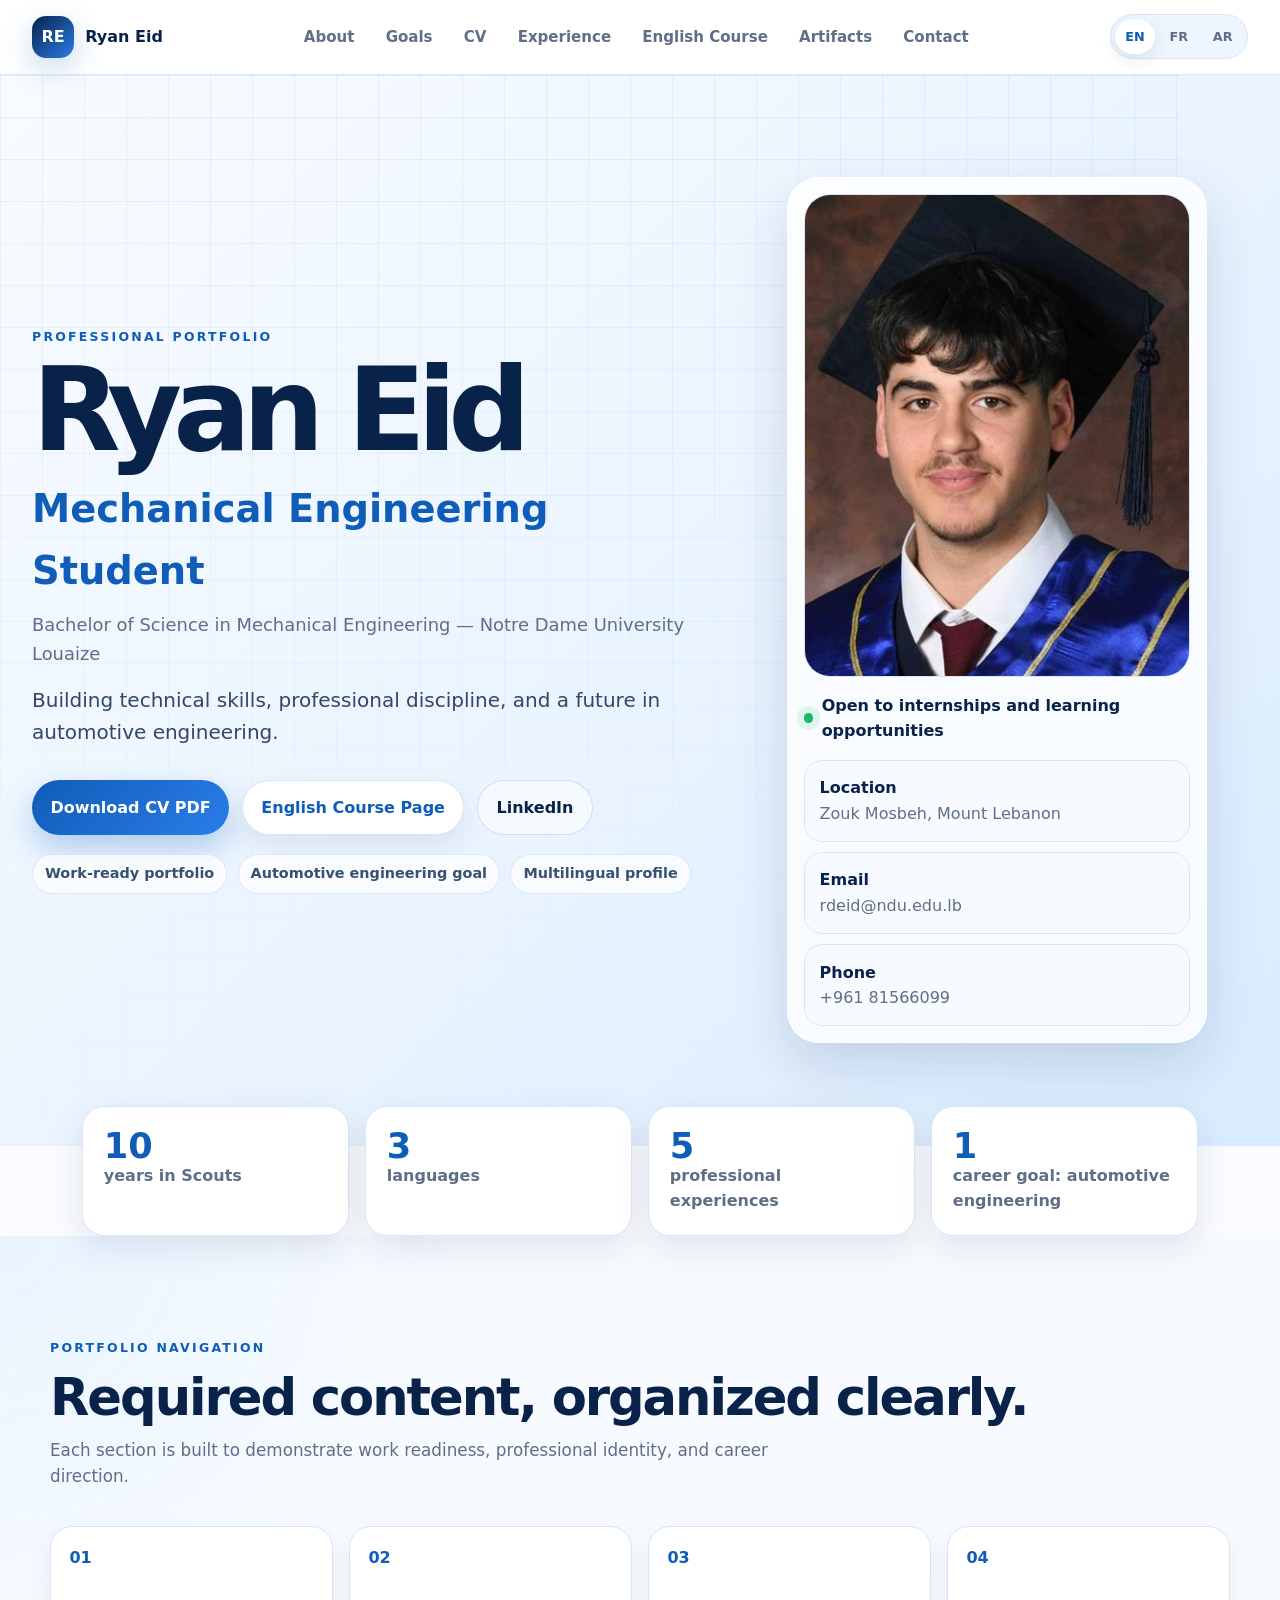
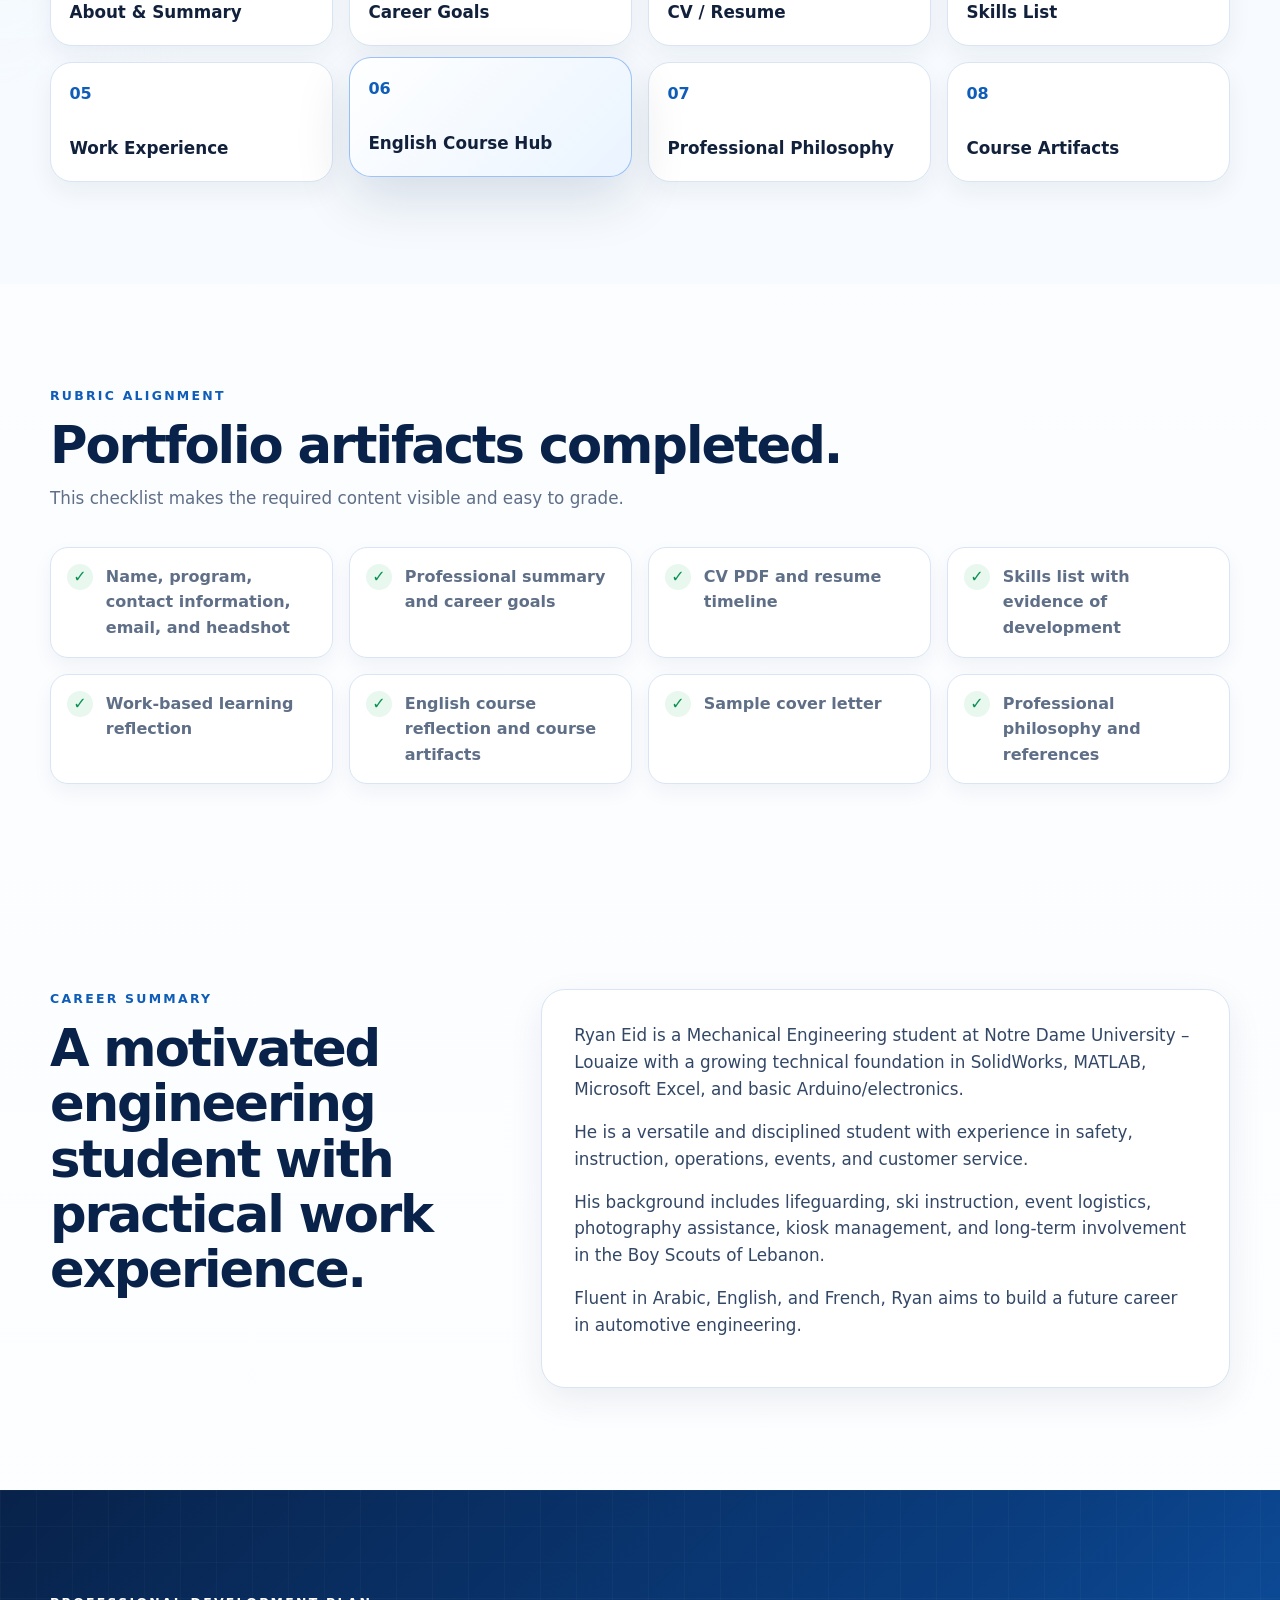
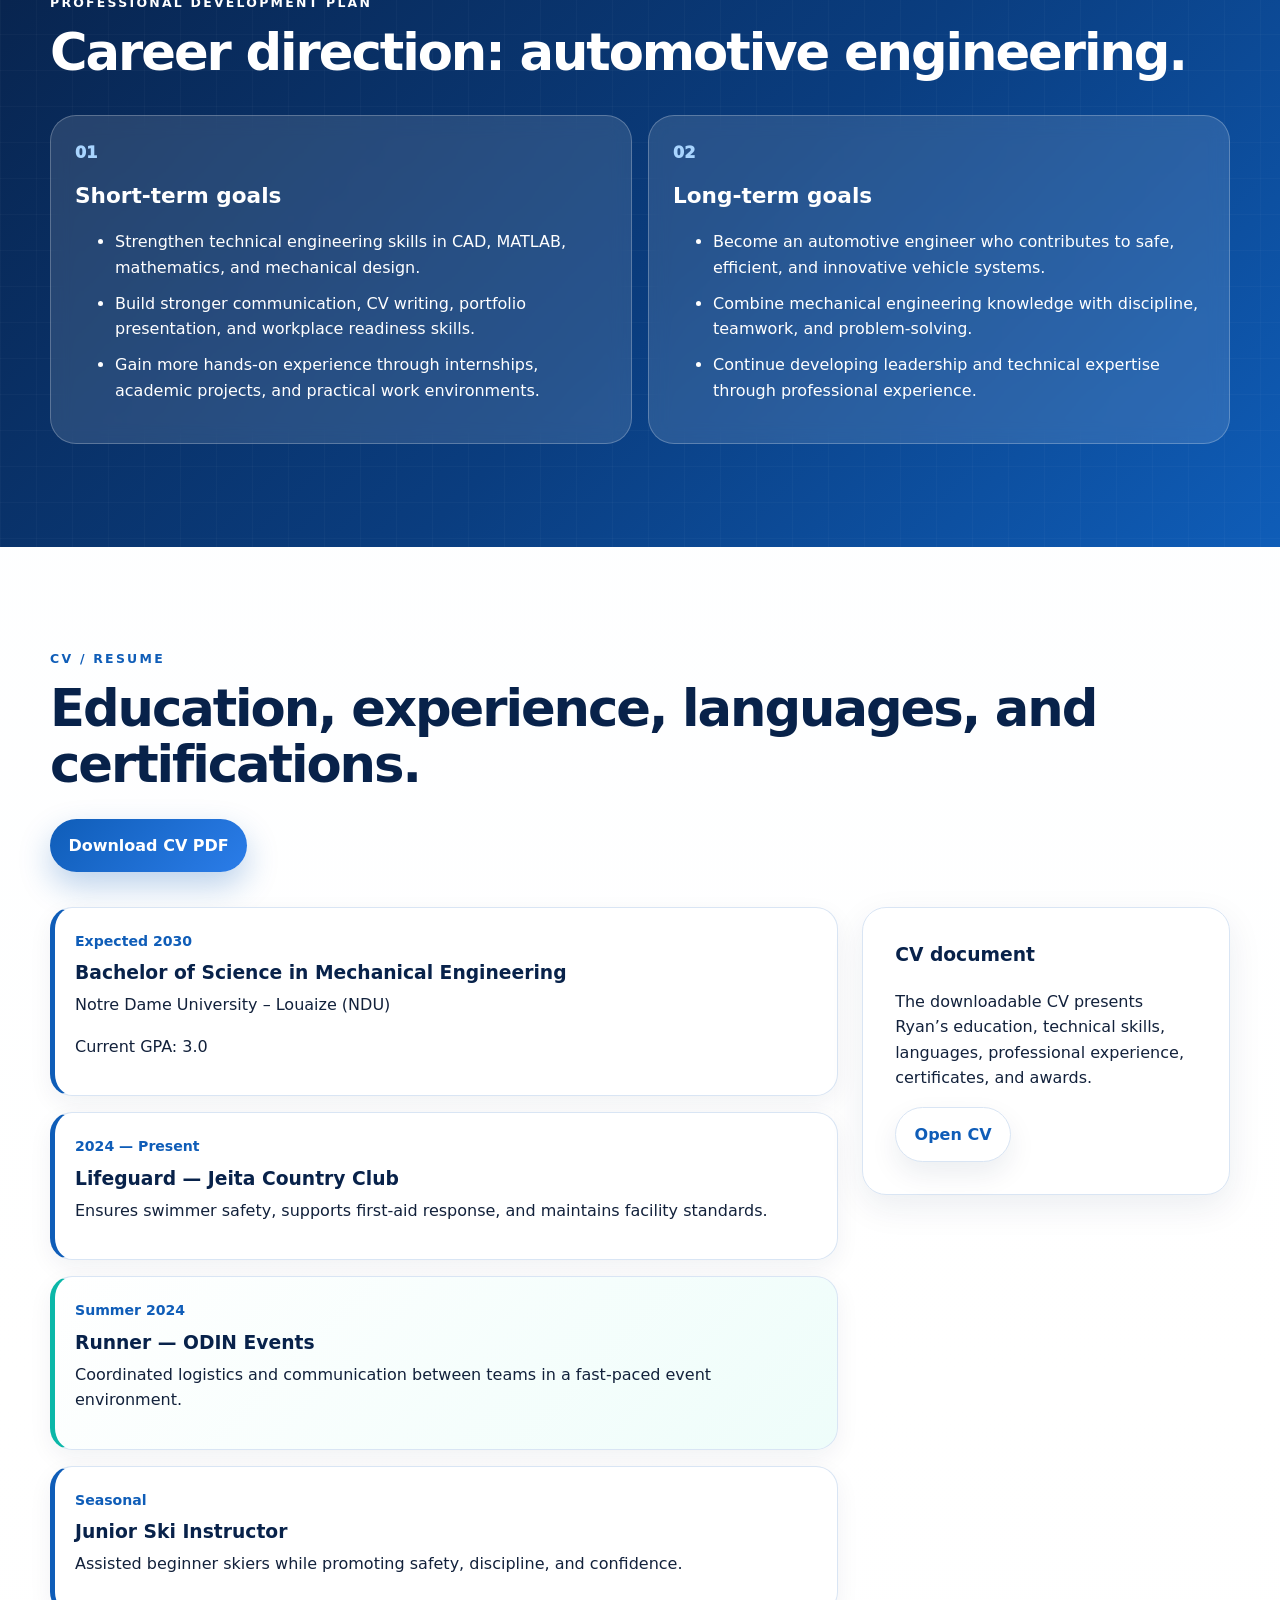
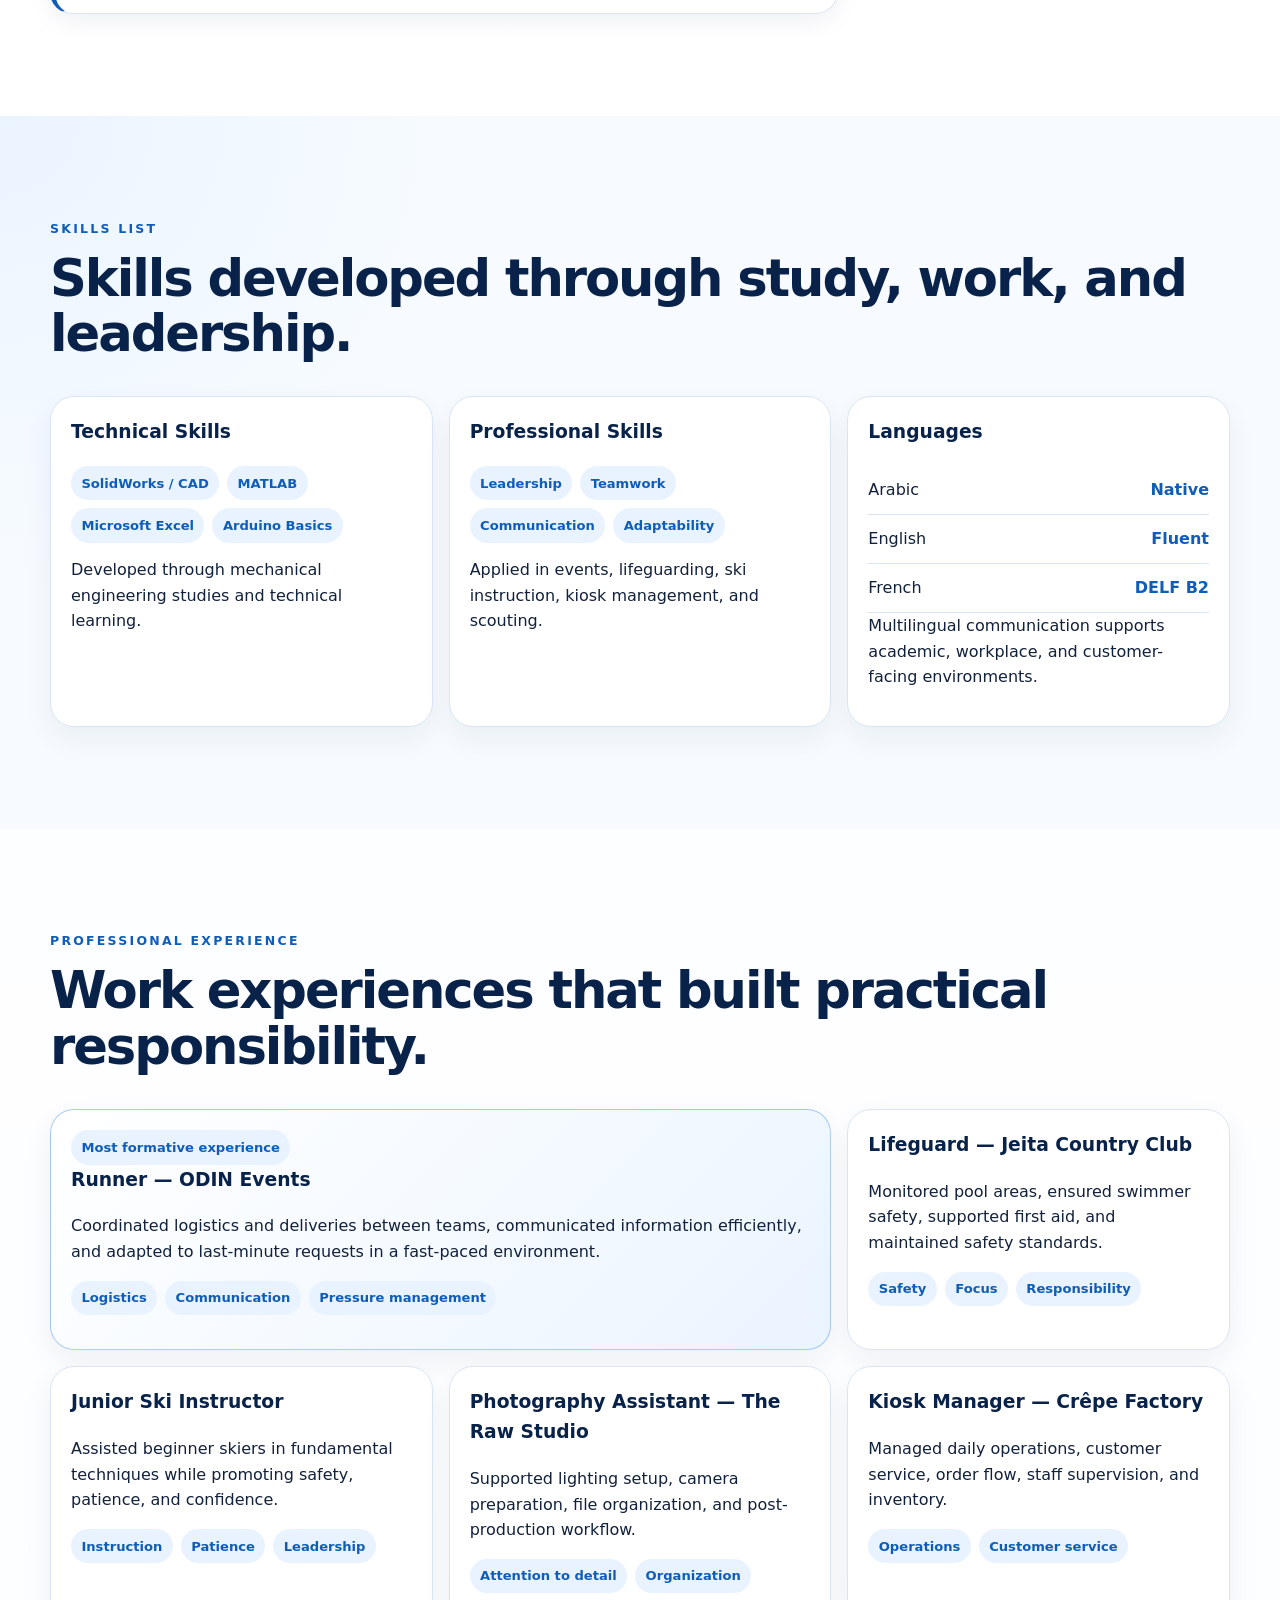
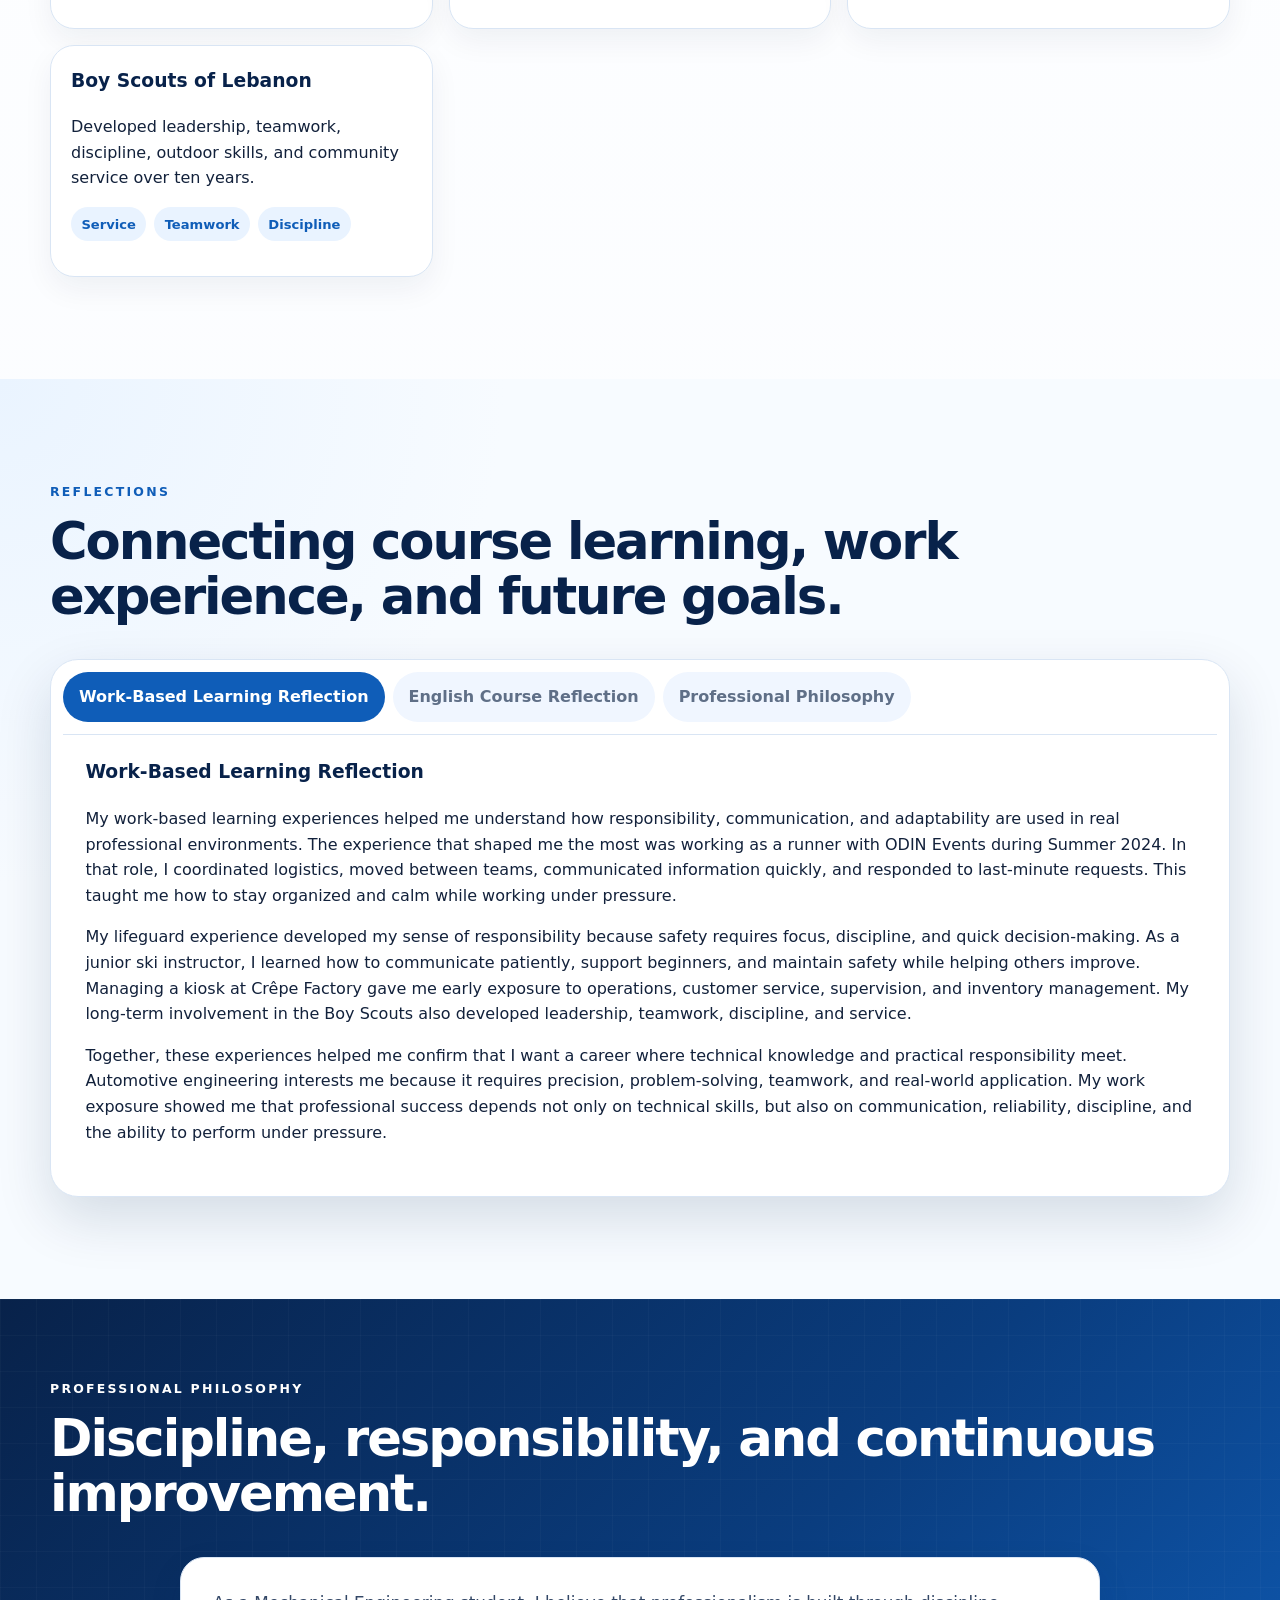
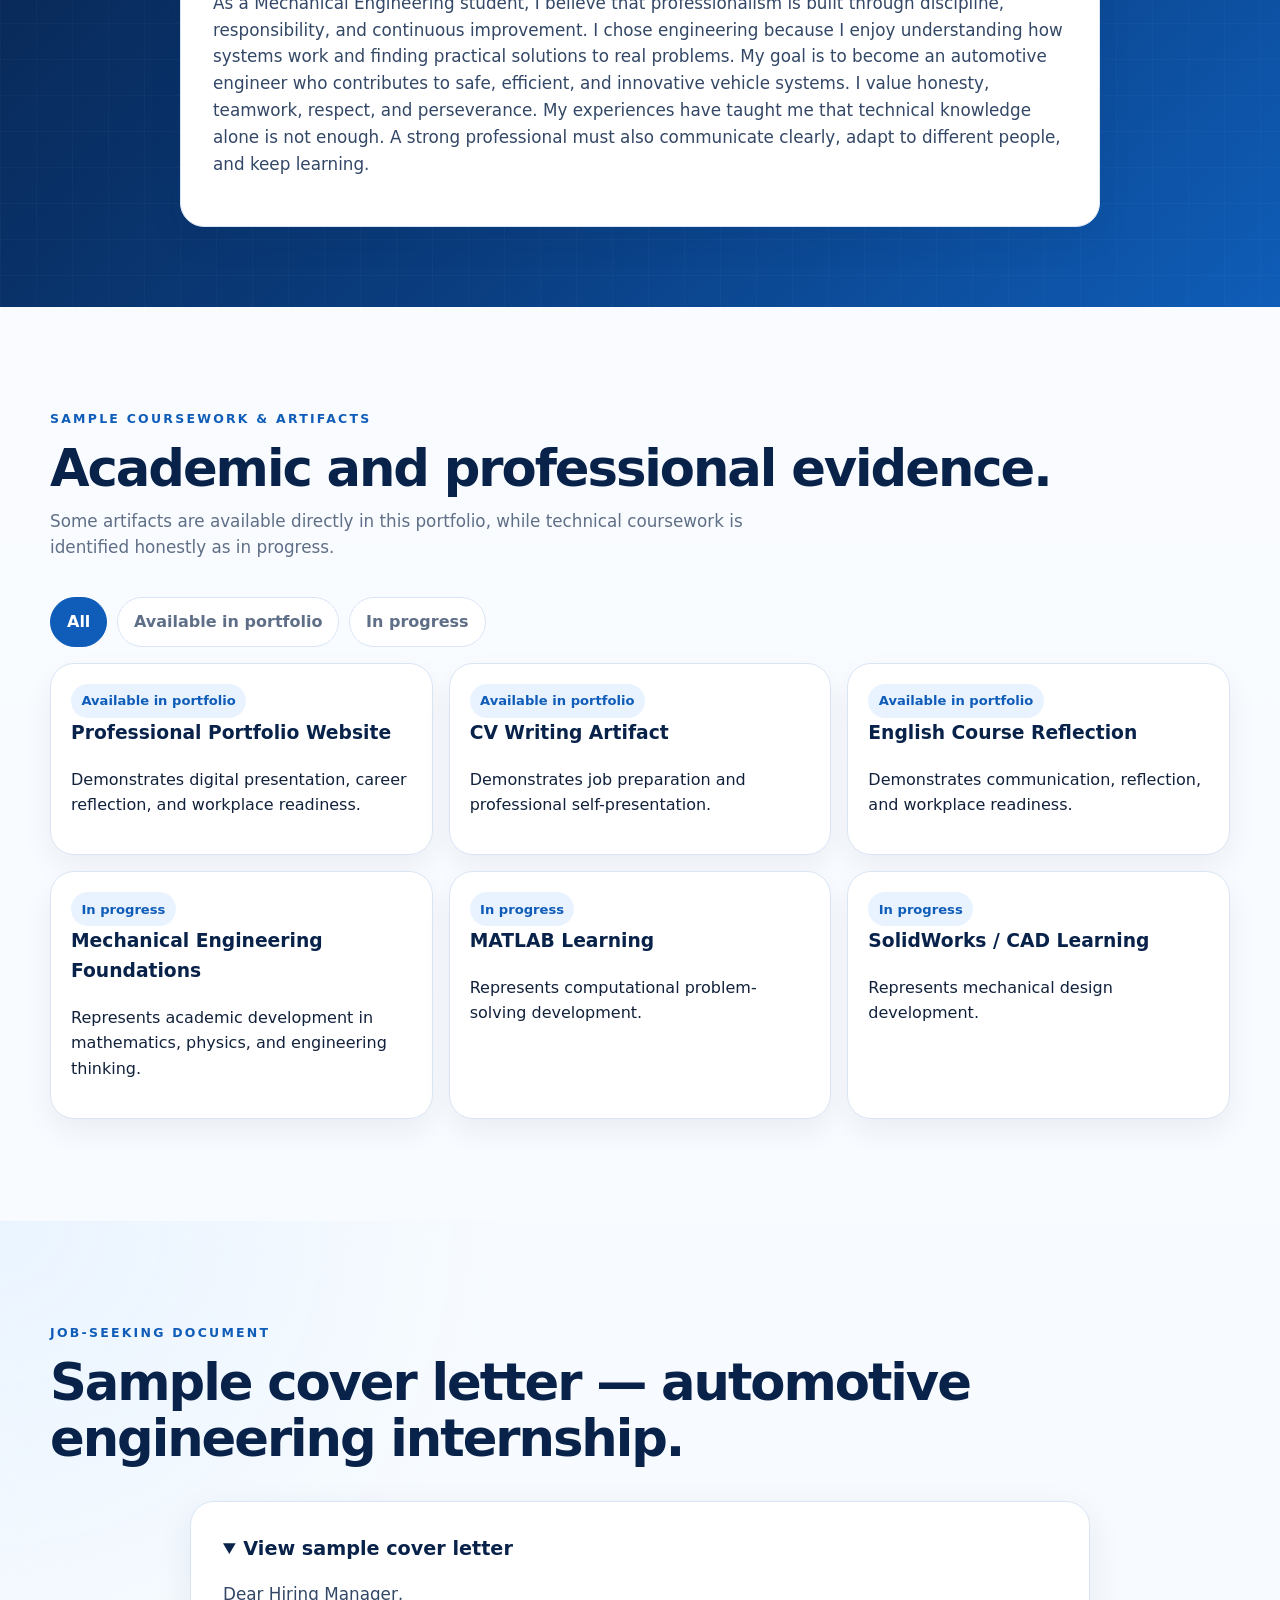
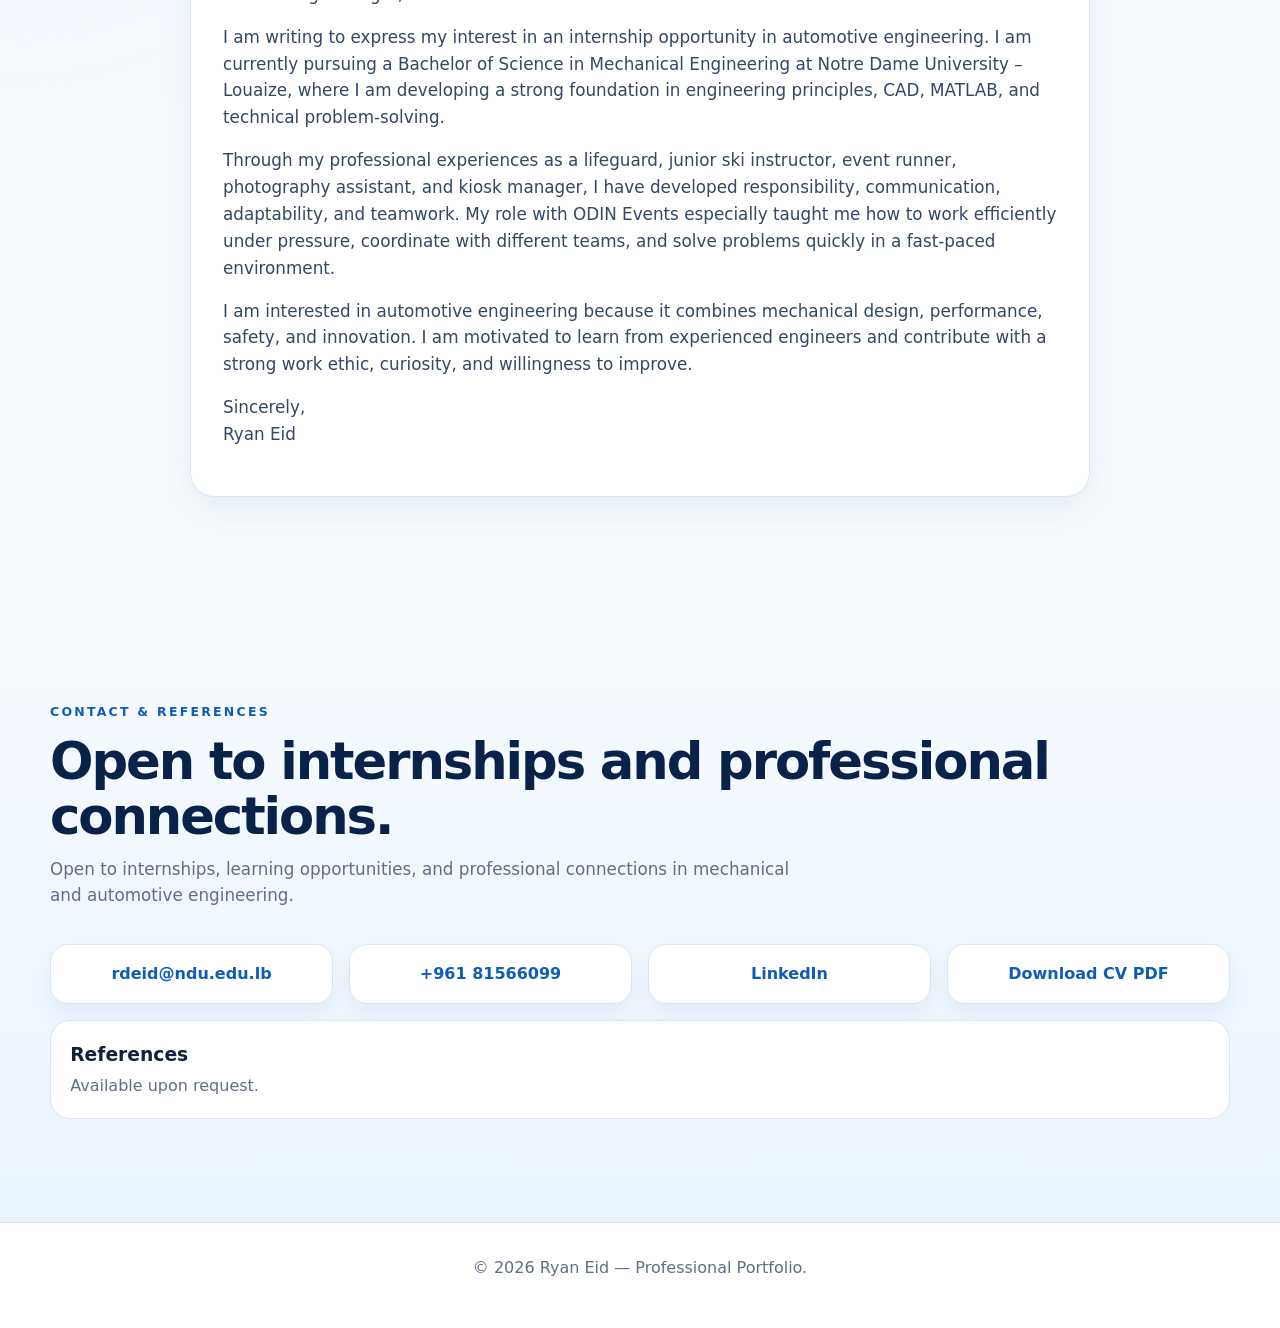
<file: index.html>
<!DOCTYPE html>
<html lang="en">
<head>
  <meta charset="UTF-8" />
  <meta name="viewport" content="width=device-width, initial-scale=1.0" />
  <title>Ryan Eid | Professional Portfolio</title>
  <meta name="description" content="Professional portfolio of Ryan Eid, Mechanical Engineering Student at Notre Dame University Louaize." />
  <link rel="stylesheet" href="styles.css" />
</head>
<body data-page="home">
  <div class="scroll-progress" aria-hidden="true"></div>

  <header class="site-header">
    <a class="brand" href="index.html#home" aria-label="Go to top">
      <span class="brand-mark">RE</span>
      <span class="brand-text">Ryan Eid</span>
    </a>

    <button class="menu-toggle" aria-label="Open navigation" aria-expanded="false">☰</button>

    <nav class="nav-links" aria-label="Main navigation">
      <a href="#about" data-i18n="navAbout">About</a>
      <a href="#goals" data-i18n="navGoals">Goals</a>
      <a href="#cv" data-i18n="navCV">CV</a>
      <a href="#experience" data-i18n="navExperience">Experience</a>
      <a href="english-course.html" data-i18n="navEnglish">English Course</a>
      <a href="#artifacts" data-i18n="navArtifacts">Artifacts</a>
      <a href="#contact" data-i18n="navContact">Contact</a>
    </nav>

    <div class="language-switcher" aria-label="Language selector">
      <button class="lang-btn active" data-lang="en">EN</button>
      <button class="lang-btn" data-lang="fr">FR</button>
      <button class="lang-btn" data-lang="ar">AR</button>
    </div>
  </header>

  <main>
    <section id="home" class="hero section-pad">
      <div class="hero-bg-grid" aria-hidden="true"></div>

      <div class="hero-content reveal">
        <p class="eyebrow" data-i18n="heroEyebrow">Professional Portfolio</p>
        <h1>Ryan Eid</h1>
        <h2 data-i18n="heroTitle">Mechanical Engineering Student</h2>
        <p class="hero-program" data-i18n="heroProgram">
          Bachelor of Science in Mechanical Engineering — Notre Dame University Louaize
        </p>
        <p class="hero-tagline" data-i18n="heroTagline">
          Building technical skills, professional discipline, and a future in automotive engineering.
        </p>

        <div class="hero-actions">
          <a class="btn primary" href="Ryan_Eid_CV.pdf" download data-i18n="downloadCV">Download CV PDF</a>
          <a class="btn secondary" href="english-course.html" data-i18n="openEnglishPage">English Course Page</a>
          <a class="btn ghost" href="https://www.linkedin.com/in/ryan-eid?utm_source=share_via&utm_content=profile&utm_medium=member_ios" target="_blank" rel="noopener" data-i18n="linkedIn">LinkedIn</a>
        </div>

        <div class="hero-meta">
          <span data-i18n="heroMeta1">Work-ready portfolio</span>
          <span data-i18n="heroMeta2">Automotive engineering goal</span>
          <span data-i18n="heroMeta3">Multilingual profile</span>
        </div>
      </div>

      <aside class="hero-card reveal" aria-label="Profile summary card">
        <div class="portrait-frame">
          <img src="ryan_eid_headshot_web.jpg" alt="Professional headshot of Ryan Eid" />
        </div>

        <div class="profile-status">
          <span class="pulse"></span>
          <span data-i18n="openTo">Open to internships and learning opportunities</span>
        </div>

        <div class="contact-mini">
          <p>
            <strong data-i18n="locationLabel">Location</strong><br />
            Zouk Mosbeh, Mount Lebanon
          </p>
          <p>
            <strong data-i18n="emailLabel">Email</strong><br />
            <a href="mailto:rdeid@ndu.edu.lb">rdeid@ndu.edu.lb</a>
          </p>
          <p>
            <strong data-i18n="phoneLabel">Phone</strong><br />
            <a href="tel:+96181566099">+961 81566099</a>
          </p>
        </div>
      </aside>
    </section>

    <section class="stats-band" aria-label="Portfolio highlights">
      <div class="stat-card reveal">
        <strong data-count="10">0</strong>
        <span data-i18n="statScouts">years in Scouts</span>
      </div>
      <div class="stat-card reveal">
        <strong data-count="3">0</strong>
        <span data-i18n="statLanguages">languages</span>
      </div>
      <div class="stat-card reveal">
        <strong data-count="5">0</strong>
        <span data-i18n="statExperiences">professional experiences</span>
      </div>
      <div class="stat-card reveal">
        <strong data-count="1">0</strong>
        <span data-i18n="statGoal">career goal: automotive engineering</span>
      </div>
    </section>

    <section id="portfolio-map" class="section-pad soft-bg">
      <div class="section-heading reveal">
        <p class="eyebrow" data-i18n="tocEyebrow">Portfolio Navigation</p>
        <h2 data-i18n="tocTitle">Required content, organized clearly.</h2>
        <p data-i18n="tocSubtitle">
          Each section is built to demonstrate work readiness, professional identity, and career direction.
        </p>
      </div>

      <div class="toc-grid reveal">
        <a href="#about" class="toc-card"><span>01</span><strong data-i18n="tocAbout">About & Summary</strong></a>
        <a href="#goals" class="toc-card"><span>02</span><strong data-i18n="tocGoals">Career Goals</strong></a>
        <a href="#cv" class="toc-card"><span>03</span><strong data-i18n="tocCV">CV / Resume</strong></a>
        <a href="#skills" class="toc-card"><span>04</span><strong data-i18n="tocSkills">Skills List</strong></a>
        <a href="#experience" class="toc-card"><span>05</span><strong data-i18n="tocExperience">Work Experience</strong></a>
        <a href="english-course.html" class="toc-card featured"><span>06</span><strong data-i18n="tocEnglish">English Course Hub</strong></a>
        <a href="#philosophy" class="toc-card"><span>07</span><strong data-i18n="tocPhilosophy">Professional Philosophy</strong></a>
        <a href="#artifacts" class="toc-card"><span>08</span><strong data-i18n="tocArtifacts">Course Artifacts</strong></a>
      </div>
    </section>

    <section class="section-pad checklist-section">
      <div class="section-heading reveal">
        <p class="eyebrow" data-i18n="rubricEyebrow">Rubric Alignment</p>
        <h2 data-i18n="rubricTitle">Portfolio artifacts completed.</h2>
        <p data-i18n="rubricSubtitle">
          This checklist makes the required content visible and easy to grade.
        </p>
      </div>

      <div class="checklist-grid reveal">
        <div class="check-item"><span>✓</span><p data-i18n="check1">Name, program, contact information, email, and headshot</p></div>
        <div class="check-item"><span>✓</span><p data-i18n="check2">Professional summary and career goals</p></div>
        <div class="check-item"><span>✓</span><p data-i18n="check3">CV PDF and resume timeline</p></div>
        <div class="check-item"><span>✓</span><p data-i18n="check4">Skills list with evidence of development</p></div>
        <div class="check-item"><span>✓</span><p data-i18n="check5">Work-based learning reflection</p></div>
        <div class="check-item"><span>✓</span><p data-i18n="check6">English course reflection and course artifacts</p></div>
        <div class="check-item"><span>✓</span><p data-i18n="check7">Sample cover letter</p></div>
        <div class="check-item"><span>✓</span><p data-i18n="check8">Professional philosophy and references</p></div>
      </div>
    </section>

    <section id="about" class="section-pad">
      <div class="two-column">
        <div class="section-heading reveal">
          <p class="eyebrow" data-i18n="aboutEyebrow">Career Summary</p>
          <h2 data-i18n="aboutTitle">A motivated engineering student with practical work experience.</h2>
        </div>

        <div class="text-card reveal">
          <p data-i18n="aboutText1">Ryan Eid is a Mechanical Engineering student at Notre Dame University – Louaize with a growing technical foundation in SolidWorks, MATLAB, Microsoft Excel, and basic Arduino/electronics.</p>
          <p data-i18n="aboutText2">He is a versatile and disciplined student with experience in safety, instruction, operations, events, and customer service.</p>
          <p data-i18n="aboutText3">His background includes lifeguarding, ski instruction, event logistics, photography assistance, kiosk management, and long-term involvement in the Boy Scouts of Lebanon.</p>
          <p data-i18n="aboutText4">Fluent in Arabic, English, and French, Ryan aims to build a future career in automotive engineering.</p>
        </div>
      </div>
    </section>

    <section id="goals" class="section-pad blue-band">
      <div class="section-heading reveal light-heading">
        <p class="eyebrow" data-i18n="goalsEyebrow">Professional Development Plan</p>
        <h2 data-i18n="goalsTitle">Career direction: automotive engineering.</h2>
      </div>

      <div class="goal-grid reveal">
        <article class="goal-card">
          <div class="card-number">01</div>
          <h3 data-i18n="shortTermTitle">Short-term goals</h3>
          <ul>
            <li data-i18n="shortGoal1">Strengthen technical engineering skills in CAD, MATLAB, mathematics, and mechanical design.</li>
            <li data-i18n="shortGoal2">Build stronger communication, CV writing, portfolio presentation, and workplace readiness skills.</li>
            <li data-i18n="shortGoal3">Gain more hands-on experience through internships, academic projects, and practical work environments.</li>
          </ul>
        </article>

        <article class="goal-card">
          <div class="card-number">02</div>
          <h3 data-i18n="longTermTitle">Long-term goals</h3>
          <ul>
            <li data-i18n="longGoal1">Become an automotive engineer who contributes to safe, efficient, and innovative vehicle systems.</li>
            <li data-i18n="longGoal2">Combine mechanical engineering knowledge with discipline, teamwork, and problem-solving.</li>
            <li data-i18n="longGoal3">Continue developing leadership and technical expertise through professional experience.</li>
          </ul>
        </article>
      </div>
    </section>

    <section id="cv" class="section-pad">
      <div class="section-heading reveal">
        <p class="eyebrow" data-i18n="cvEyebrow">CV / Resume</p>
        <h2 data-i18n="cvTitle">Education, experience, languages, and certifications.</h2>
        <a class="btn primary inline-btn" href="Ryan_Eid_CV.pdf" download data-i18n="downloadCV">Download CV PDF</a>
      </div>

      <div class="cv-layout">
        <div class="timeline reveal">
          <article class="timeline-item">
            <span class="timeline-date" data-i18n="educationDate">Expected 2030</span>
            <h3 data-i18n="educationTitle">Bachelor of Science in Mechanical Engineering</h3>
            <p data-i18n="educationSchool">Notre Dame University – Louaize (NDU)</p>
            <p data-i18n="educationGpa">Current GPA: 3.0</p>
          </article>

          <article class="timeline-item">
            <span class="timeline-date">2024 — Present</span>
            <h3 data-i18n="lifeguardTitle">Lifeguard — Jeita Country Club</h3>
            <p data-i18n="lifeguardDesc">Ensures swimmer safety, supports first-aid response, and maintains facility standards.</p>
          </article>

          <article class="timeline-item highlight">
            <span class="timeline-date" data-i18n="summer2024">Summer 2024</span>
            <h3 data-i18n="odinTitle">Runner — ODIN Events</h3>
            <p data-i18n="odinDesc">Coordinated logistics and communication between teams in a fast-paced event environment.</p>
          </article>

          <article class="timeline-item">
            <span class="timeline-date" data-i18n="seasonal">Seasonal</span>
            <h3 data-i18n="skiTitle">Junior Ski Instructor</h3>
            <p data-i18n="skiDesc">Assisted beginner skiers while promoting safety, discipline, and confidence.</p>
          </article>
        </div>

        <aside class="cv-preview reveal">
          <h3 data-i18n="cvPreviewTitle">CV document</h3>
          <p data-i18n="cvPreviewText">The downloadable CV presents Ryan’s education, technical skills, languages, professional experience, certificates, and awards.</p>
          <a class="btn secondary" href="Ryan_Eid_CV.pdf" target="_blank" rel="noopener" data-i18n="openCV">Open CV</a>
        </aside>
      </div>
    </section>

    <section id="skills" class="section-pad soft-bg">
      <div class="section-heading reveal">
        <p class="eyebrow" data-i18n="skillsEyebrow">Skills List</p>
        <h2 data-i18n="skillsTitle">Skills developed through study, work, and leadership.</h2>
      </div>

      <div class="skills-grid reveal">
        <article class="skill-card">
          <h3 data-i18n="technicalSkills">Technical Skills</h3>
          <div class="badges">
            <span>SolidWorks / CAD</span>
            <span>MATLAB</span>
            <span>Microsoft Excel</span>
            <span>Arduino Basics</span>
          </div>
          <p data-i18n="technicalSkillsText">Developed through mechanical engineering studies and technical learning.</p>
        </article>

        <article class="skill-card">
          <h3 data-i18n="professionalSkills">Professional Skills</h3>
          <div class="badges">
            <span data-i18n="leadership">Leadership</span>
            <span data-i18n="teamwork">Teamwork</span>
            <span data-i18n="communication">Communication</span>
            <span data-i18n="adaptability">Adaptability</span>
          </div>
          <p data-i18n="professionalSkillsText">Applied in events, lifeguarding, ski instruction, kiosk management, and scouting.</p>
        </article>

        <article class="skill-card">
          <h3 data-i18n="languagesTitle">Languages</h3>
          <div class="language-bars">
            <p><span data-i18n="arabic">Arabic</span><strong data-i18n="native">Native</strong></p>
            <p><span data-i18n="english">English</span><strong data-i18n="fluent">Fluent</strong></p>
            <p><span data-i18n="french">French</span><strong>DELF B2</strong></p>
          </div>
          <p data-i18n="languagesText">Multilingual communication supports academic, workplace, and customer-facing environments.</p>
        </article>
      </div>
    </section>

    <section id="experience" class="section-pad">
      <div class="section-heading reveal">
        <p class="eyebrow" data-i18n="experienceEyebrow">Professional Experience</p>
        <h2 data-i18n="experienceTitle">Work experiences that built practical responsibility.</h2>
      </div>

      <div class="experience-grid reveal">
        <article class="experience-card featured-card">
          <span class="chip" data-i18n="mostFormative">Most formative experience</span>
          <h3 data-i18n="odinTitle">Runner — ODIN Events</h3>
          <p data-i18n="odinFull">Coordinated logistics and deliveries between teams, communicated information efficiently, and adapted to last-minute requests in a fast-paced environment.</p>
          <div class="badges">
            <span data-i18n="logistics">Logistics</span>
            <span data-i18n="communication">Communication</span>
            <span data-i18n="pressure">Pressure management</span>
          </div>
        </article>

        <article class="experience-card">
          <h3 data-i18n="lifeguardTitle">Lifeguard — Jeita Country Club</h3>
          <p data-i18n="lifeguardFull">Monitored pool areas, ensured swimmer safety, supported first aid, and maintained safety standards.</p>
          <div class="badges">
            <span data-i18n="safety">Safety</span>
            <span data-i18n="focus">Focus</span>
            <span data-i18n="responsibility">Responsibility</span>
          </div>
        </article>

        <article class="experience-card">
          <h3 data-i18n="skiTitle">Junior Ski Instructor</h3>
          <p data-i18n="skiFull">Assisted beginner skiers in fundamental techniques while promoting safety, patience, and confidence.</p>
          <div class="badges">
            <span data-i18n="instruction">Instruction</span>
            <span data-i18n="patience">Patience</span>
            <span data-i18n="leadership">Leadership</span>
          </div>
        </article>

        <article class="experience-card">
          <h3 data-i18n="photoTitle">Photography Assistant — The Raw Studio</h3>
          <p data-i18n="photoFull">Supported lighting setup, camera preparation, file organization, and post-production workflow.</p>
          <div class="badges">
            <span data-i18n="detail">Attention to detail</span>
            <span data-i18n="organization">Organization</span>
          </div>
        </article>

        <article class="experience-card">
          <h3 data-i18n="kioskTitle">Kiosk Manager — Crêpe Factory</h3>
          <p data-i18n="kioskFull">Managed daily operations, customer service, order flow, staff supervision, and inventory.</p>
          <div class="badges">
            <span data-i18n="operations">Operations</span>
            <span data-i18n="customerService">Customer service</span>
          </div>
        </article>

        <article class="experience-card">
          <h3 data-i18n="scoutsTitle">Boy Scouts of Lebanon</h3>
          <p data-i18n="scoutsFull">Developed leadership, teamwork, discipline, outdoor skills, and community service over ten years.</p>
          <div class="badges">
            <span data-i18n="service">Service</span>
            <span data-i18n="teamwork">Teamwork</span>
            <span data-i18n="discipline">Discipline</span>
          </div>
        </article>
      </div>
    </section>

    <section id="reflections" class="section-pad soft-bg">
      <div class="section-heading reveal">
        <p class="eyebrow" data-i18n="reflectionsEyebrow">Reflections</p>
        <h2 data-i18n="reflectionsTitle">Connecting course learning, work experience, and future goals.</h2>
      </div>

      <div class="tabs reveal">
        <div class="tab-list" role="tablist" aria-label="Reflection tabs">
          <button class="tab-btn active" role="tab" aria-selected="true" data-tab="work" data-i18n="workReflectionTitle">Work-Based Learning Reflection</button>
          <button class="tab-btn" role="tab" aria-selected="false" data-tab="english" data-i18n="englishReflectionTitle">English Course Reflection</button>
          <button class="tab-btn" role="tab" aria-selected="false" data-tab="philosophy" data-i18n="philosophyTab">Professional Philosophy</button>
        </div>

        <article class="tab-panel active" id="tab-work">
          <h3 data-i18n="workReflectionTitle">Work-Based Learning Reflection</h3>
          <p data-i18n="workReflectionText1">My work-based learning experiences helped me understand how responsibility, communication, and adaptability are used in real professional environments. The experience that shaped me the most was working as a runner with ODIN Events during Summer 2024. In that role, I coordinated logistics, moved between teams, communicated information quickly, and responded to last-minute requests. This taught me how to stay organized and calm while working under pressure.</p>
          <p data-i18n="workReflectionText2">My lifeguard experience developed my sense of responsibility because safety requires focus, discipline, and quick decision-making. As a junior ski instructor, I learned how to communicate patiently, support beginners, and maintain safety while helping others improve. Managing a kiosk at Crêpe Factory gave me early exposure to operations, customer service, supervision, and inventory management. My long-term involvement in the Boy Scouts also developed leadership, teamwork, discipline, and service.</p>
          <p data-i18n="workReflectionText3">Together, these experiences helped me confirm that I want a career where technical knowledge and practical responsibility meet. Automotive engineering interests me because it requires precision, problem-solving, teamwork, and real-world application. My work exposure showed me that professional success depends not only on technical skills, but also on communication, reliability, discipline, and the ability to perform under pressure.</p>
        </article>

        <article class="tab-panel" id="tab-english">
          <h3 data-i18n="englishReflectionTitle">English Course Reflection — Work Ready Now</h3>
          <p data-i18n="englishReflectionText">The Work Ready Now course helped me understand that employability is not only about having technical skills. It is also about knowing how to present those skills clearly, professionally, and confidently. Through CV writing, portfolio preparation, and workplace-readiness activities, I learned how to connect my academic background and work experiences to real professional strengths. The course also helped me reflect on my future as a Mechanical Engineering student who wants to become an automotive engineer.</p>
          <a class="btn secondary" href="english-course.html" data-i18n="exploreEnglish">Explore full English course page</a>
        </article>

        <article class="tab-panel" id="tab-philosophy">
          <h3 data-i18n="philosophyTitle">Discipline, responsibility, and continuous improvement.</h3>
          <p data-i18n="philosophyText">As a Mechanical Engineering student, I believe that professionalism is built through discipline, responsibility, and continuous improvement. I chose engineering because I enjoy understanding how systems work and finding practical solutions to real problems. My goal is to become an automotive engineer who contributes to safe, efficient, and innovative vehicle systems. I value honesty, teamwork, respect, and perseverance. My experiences have taught me that technical knowledge alone is not enough. A strong professional must also communicate clearly, adapt to different people, and keep learning.</p>
        </article>
      </div>
    </section>

    <section id="philosophy" class="section-pad blue-band compact-band">
      <div class="section-heading reveal light-heading">
        <p class="eyebrow" data-i18n="philosophyEyebrow">Professional Philosophy</p>
        <h2 data-i18n="philosophyTitle">Discipline, responsibility, and continuous improvement.</h2>
      </div>

      <div class="quote-card reveal">
        <p data-i18n="philosophyText">As a Mechanical Engineering student, I believe that professionalism is built through discipline, responsibility, and continuous improvement. I chose engineering because I enjoy understanding how systems work and finding practical solutions to real problems. My goal is to become an automotive engineer who contributes to safe, efficient, and innovative vehicle systems. I value honesty, teamwork, respect, and perseverance. My experiences have taught me that technical knowledge alone is not enough. A strong professional must also communicate clearly, adapt to different people, and keep learning.</p>
      </div>
    </section>

    <section id="artifacts" class="section-pad">
      <div class="section-heading reveal">
        <p class="eyebrow" data-i18n="artifactsEyebrow">Sample Coursework & Artifacts</p>
        <h2 data-i18n="artifactsTitle">Academic and professional evidence.</h2>
        <p data-i18n="artifactsNote">
          Some artifacts are available directly in this portfolio, while technical coursework is identified honestly as in progress.
        </p>
      </div>

      <div class="filter-bar reveal" aria-label="Artifact filters">
        <button class="filter-btn active" data-filter="all" data-i18n="filterAll">All</button>
        <button class="filter-btn" data-filter="available" data-i18n="available">Available in portfolio</button>
        <button class="filter-btn" data-filter="progress" data-i18n="inProgress">In progress</button>
      </div>

      <div class="artifact-grid reveal">
        <article class="artifact-card" data-status="available">
          <span data-i18n="available">Available in portfolio</span>
          <h3 data-i18n="artifact1Title">Professional Portfolio Website</h3>
          <p data-i18n="artifact1Text">Demonstrates digital presentation, career reflection, and workplace readiness.</p>
        </article>

        <article class="artifact-card" data-status="available">
          <span data-i18n="available">Available in portfolio</span>
          <h3 data-i18n="artifact2Title">CV Writing Artifact</h3>
          <p data-i18n="artifact2Text">Demonstrates job preparation and professional self-presentation.</p>
        </article>

        <article class="artifact-card" data-status="available">
          <span data-i18n="available">Available in portfolio</span>
          <h3 data-i18n="artifact3Title">English Course Reflection</h3>
          <p data-i18n="artifact3Text">Demonstrates communication, reflection, and workplace readiness.</p>
        </article>

        <article class="artifact-card" data-status="progress">
          <span data-i18n="inProgress">In progress</span>
          <h3 data-i18n="artifact4Title">Mechanical Engineering Foundations</h3>
          <p data-i18n="artifact4Text">Represents academic development in mathematics, physics, and engineering thinking.</p>
        </article>

        <article class="artifact-card" data-status="progress">
          <span data-i18n="inProgress">In progress</span>
          <h3 data-i18n="artifact5Title">MATLAB Learning</h3>
          <p data-i18n="artifact5Text">Represents computational problem-solving development.</p>
        </article>

        <article class="artifact-card" data-status="progress">
          <span data-i18n="inProgress">In progress</span>
          <h3 data-i18n="artifact6Title">SolidWorks / CAD Learning</h3>
          <p data-i18n="artifact6Text">Represents mechanical design development.</p>
        </article>
      </div>
    </section>

    <section id="cover-letter" class="section-pad soft-bg">
      <div class="section-heading reveal">
        <p class="eyebrow" data-i18n="coverEyebrow">Job-Seeking Document</p>
        <h2 data-i18n="coverTitle">Sample cover letter — automotive engineering internship.</h2>
      </div>

      <details class="letter-card reveal" open>
        <summary data-i18n="letterSummary">View sample cover letter</summary>
        <p data-i18n="letter1">Dear Hiring Manager,</p>
        <p data-i18n="letter2">I am writing to express my interest in an internship opportunity in automotive engineering. I am currently pursuing a Bachelor of Science in Mechanical Engineering at Notre Dame University – Louaize, where I am developing a strong foundation in engineering principles, CAD, MATLAB, and technical problem-solving.</p>
        <p data-i18n="letter3">Through my professional experiences as a lifeguard, junior ski instructor, event runner, photography assistant, and kiosk manager, I have developed responsibility, communication, adaptability, and teamwork. My role with ODIN Events especially taught me how to work efficiently under pressure, coordinate with different teams, and solve problems quickly in a fast-paced environment.</p>
        <p data-i18n="letter4">I am interested in automotive engineering because it combines mechanical design, performance, safety, and innovation. I am motivated to learn from experienced engineers and contribute with a strong work ethic, curiosity, and willingness to improve.</p>
        <p data-i18n="letter5">Sincerely,<br />Ryan Eid</p>
      </details>
    </section>

    <section id="contact" class="section-pad contact-section">
      <div class="section-heading reveal">
        <p class="eyebrow" data-i18n="contactEyebrow">Contact & References</p>
        <h2 data-i18n="contactTitle">Open to internships and professional connections.</h2>
        <p data-i18n="contactSubtitle">
          Open to internships, learning opportunities, and professional connections in mechanical and automotive engineering.
        </p>
      </div>

      <div class="contact-grid reveal">
        <a href="mailto:rdeid@ndu.edu.lb">rdeid@ndu.edu.lb</a>
        <a href="tel:+96181566099">+961 81566099</a>
        <a href="https://www.linkedin.com/in/ryan-eid?utm_source=share_via&utm_content=profile&utm_medium=member_ios" target="_blank" rel="noopener">LinkedIn</a>
        <a href="Ryan_Eid_CV.pdf" download data-i18n="downloadCV">Download CV PDF</a>
      </div>

      <div class="references reveal">
        <h3 data-i18n="referencesTitle">References</h3>
        <p data-i18n="referencesText">Available upon request.</p>
      </div>
    </section>
  </main>

  <footer class="footer">
    <p>© <span id="year"></span> Ryan Eid — <span data-i18n="footerText">Professional Portfolio.</span></p>
  </footer>

  <button class="back-to-top" aria-label="Back to top">↑</button>

  <script src="script.js"></script>
</body>
</html>
</file>
<file: styles.css>
:root {
  --navy: #08224a;
  --blue: #0f5db8;
  --blue-2: #2b7de9;
  --sky: #e9f3ff;
  --ice: #f7fbff;
  --ink: #12213b;
  --muted: #5f6f87;
  --line: #d9e5f4;
  --card: #ffffff;
  --shadow: 0 22px 55px rgba(8, 34, 74, 0.14);
  --radius: 24px;
  --max: 1180px;
}

* { box-sizing: border-box; }
html { scroll-behavior: smooth; }
body {
  margin: 0;
  font-family: Inter, ui-sans-serif, system-ui, -apple-system, BlinkMacSystemFont, "Segoe UI", sans-serif;
  color: var(--ink);
  background: linear-gradient(180deg, #f8fbff 0%, #ffffff 42%, #f5f9ff 100%);
  line-height: 1.6;
}
a { color: inherit; text-decoration: none; }
p { margin: 0 0 1rem; }
img { max-width: 100%; display: block; }

.scroll-progress { position: fixed; top: 0; left: 0; height: 4px; width: 0%; background: linear-gradient(90deg, var(--blue), #62b6ff); z-index: 1000; }
.site-header {
  position: sticky; top: 0; z-index: 999;
  display: flex; align-items: center; justify-content: space-between; gap: 1rem;
  padding: 0.9rem clamp(1rem, 3vw, 2rem);
  background: rgba(255,255,255,.88); backdrop-filter: blur(18px);
  border-bottom: 1px solid rgba(217,229,244,.9);
}
.brand { display: flex; align-items: center; gap: .7rem; font-weight: 800; color: var(--navy); }
.brand-mark { width: 42px; height: 42px; border-radius: 14px; display: grid; place-items: center; color: white; background: linear-gradient(135deg, var(--navy), var(--blue-2)); box-shadow: 0 10px 30px rgba(15,93,184,.24); }
.nav-links { display: flex; align-items: center; gap: .25rem; }
.nav-links a { padding: .65rem .85rem; border-radius: 999px; color: var(--muted); font-size: .94rem; font-weight: 700; transition: .2s ease; }
.nav-links a:hover, .nav-links a.active { background: var(--sky); color: var(--blue); }
.language-switcher { display: flex; gap: .25rem; background: #edf5ff; border: 1px solid var(--line); padding: .25rem; border-radius: 999px; }
.lang-btn, .menu-toggle, .filter-btn, .tab-btn { border: 0; cursor: pointer; font: inherit; }
.lang-btn { padding: .45rem .65rem; border-radius: 999px; font-size: .8rem; font-weight: 800; background: transparent; color: var(--muted); }
.lang-btn.active { background: white; color: var(--blue); box-shadow: 0 6px 18px rgba(8,34,74,.09); }
.menu-toggle { display: none; background: var(--navy); color: white; border-radius: 12px; padding: .55rem .75rem; }

.section-pad { padding: clamp(4.5rem, 8vw, 7rem) clamp(1.1rem, 4vw, 2rem); }
.section-heading { max-width: var(--max); margin: 0 auto 2.2rem; }
.section-heading h2 { margin: .2rem 0 .7rem; font-size: clamp(2rem, 4vw, 3.25rem); line-height: 1.08; color: var(--navy); letter-spacing: -.04em; }
.section-heading p:not(.eyebrow) { color: var(--muted); max-width: 770px; font-size: 1.05rem; }
.eyebrow { color: var(--blue); text-transform: uppercase; font-size: .78rem; letter-spacing: .18em; font-weight: 900; margin-bottom: .75rem; }
.soft-bg { background: radial-gradient(circle at top left, #eaf4ff, transparent 32%), #f7fbff; }
.blue-band { background: linear-gradient(135deg, var(--navy), #0a3d7f 55%, var(--blue)); color: white; position: relative; overflow: hidden; }
.blue-band::before { content:""; position: absolute; inset: 0; background-image: linear-gradient(rgba(255,255,255,.08) 1px, transparent 1px), linear-gradient(90deg, rgba(255,255,255,.08) 1px, transparent 1px); background-size: 36px 36px; opacity:.35; }
.blue-band > * { position: relative; }
.light-heading h2, .light-heading p { color: white !important; }
.compact-band { padding-top: 5rem; padding-bottom: 5rem; }

.hero, .course-hero {
  min-height: calc(100vh - 72px); display: grid; grid-template-columns: minmax(0, 1.2fr) minmax(300px, .8fr); gap: clamp(2rem, 5vw, 4rem); align-items: center; max-width: none; position: relative; overflow: hidden; background: linear-gradient(135deg, #f8fbff 0%, #eaf4ff 52%, #d9ebff 100%);
}
.hero > *, .course-hero > * { max-width: var(--max); }
.hero-bg-grid { position: absolute; inset: 0; background-image: linear-gradient(rgba(15,93,184,.08) 1px, transparent 1px), linear-gradient(90deg, rgba(15,93,184,.08) 1px, transparent 1px); background-size: 42px 42px; mask-image: linear-gradient(180deg, rgba(0,0,0,.9), transparent); }
.hero-content { justify-self: end; max-width: 720px; position: relative; }
h1 { margin: 0; font-size: clamp(3.8rem, 9vw, 7.2rem); line-height: .9; letter-spacing: -.075em; color: var(--navy); }
.hero h2 { margin: 1rem 0 .6rem; font-size: clamp(1.6rem, 3vw, 2.6rem); color: var(--blue); }
.hero-program, .hero-tagline { color: var(--muted); font-size: 1.12rem; max-width: 700px; }
.hero-tagline { font-size: 1.25rem; color: #334766; }
.hero-actions { display: flex; flex-wrap: wrap; gap: .8rem; margin: 2rem 0 1.2rem; }
.btn { display: inline-flex; align-items: center; justify-content: center; min-height: 46px; padding: .85rem 1.15rem; border-radius: 999px; font-weight: 850; transition: transform .2s ease, box-shadow .2s ease, background .2s ease; }
.btn:hover { transform: translateY(-2px); }
.btn.primary { background: linear-gradient(135deg, var(--blue), var(--blue-2)); color: white; box-shadow: 0 14px 32px rgba(15,93,184,.28); }
.btn.secondary { background: white; color: var(--blue); border: 1px solid var(--line); box-shadow: 0 12px 28px rgba(8,34,74,.08); }
.btn.ghost { color: var(--navy); background: rgba(255,255,255,.55); border: 1px solid rgba(15,93,184,.16); }
.inline-btn { margin-top: 1rem; }
.hero-meta { display: flex; flex-wrap: wrap; gap: .65rem; }
.hero-meta span { padding: .45rem .75rem; border-radius: 999px; background: rgba(255,255,255,.72); border: 1px solid rgba(15,93,184,.12); color: #37516f; font-weight: 700; font-size: .9rem; }
.hero-card, .course-side-card { position: relative; align-self: center; justify-self: start; width: min(100%, 420px); background: rgba(255,255,255,.78); backdrop-filter: blur(14px); border: 1px solid rgba(255,255,255,.9); border-radius: 32px; padding: 1rem; box-shadow: var(--shadow); }
.portrait-frame { overflow: hidden; border-radius: 26px; aspect-ratio: 4 / 5; background: var(--sky); border: 1px solid var(--line); }
.portrait-frame img { width: 100%; height: 100%; object-fit: cover; object-position: center 22%; }
.profile-status { display: flex; align-items: center; gap: .55rem; margin: 1rem 0; color: var(--navy); font-weight: 800; }
.pulse { width: 10px; height: 10px; border-radius: 999px; background: #18b86b; box-shadow: 0 0 0 7px rgba(24,184,107,.12); }
.contact-mini { display: grid; gap: .65rem; }
.contact-mini p { background: #f7fbff; border: 1px solid var(--line); border-radius: 18px; padding: .9rem; margin: 0; color: var(--muted); }
.contact-mini strong { color: var(--navy); }

.stats-band { display: grid; grid-template-columns: repeat(4, 1fr); gap: 1rem; max-width: var(--max); margin: -2.5rem auto 0; padding: 0 clamp(1.1rem, 4vw, 2rem); position: relative; z-index: 5; }
.stat-card { background: white; border: 1px solid var(--line); border-radius: 22px; padding: 1.3rem; box-shadow: 0 12px 35px rgba(8,34,74,.1); }
.stat-card strong { display: block; font-size: 2.2rem; color: var(--blue); line-height: 1; }
.stat-card span { color: var(--muted); font-weight: 750; }

.toc-grid, .checklist-grid, .goal-grid, .skills-grid, .experience-grid, .artifact-grid, .contact-grid, .outcome-grid, .skill-matrix { max-width: var(--max); margin: 0 auto; display: grid; gap: 1rem; }
.toc-grid { grid-template-columns: repeat(4, 1fr); }
.toc-card { background: white; border: 1px solid var(--line); border-radius: 22px; padding: 1.15rem; min-height: 120px; display: flex; flex-direction: column; justify-content: space-between; transition: .22s ease; box-shadow: 0 10px 24px rgba(8,34,74,.06); }
.toc-card span { color: var(--blue); font-weight: 900; }
.toc-card strong { font-size: 1.05rem; }
.toc-card:hover, .toc-card.featured { transform: translateY(-5px); border-color: rgba(43,125,233,.45); box-shadow: var(--shadow); }
.toc-card.featured { background: linear-gradient(135deg, #fff, #eaf4ff); }

.checklist-grid { grid-template-columns: repeat(4, 1fr); }
.check-item { display: flex; gap: .8rem; align-items: flex-start; padding: 1rem; border-radius: 18px; border: 1px solid var(--line); background: white; box-shadow: 0 8px 20px rgba(8,34,74,.05); }
.check-item span { width: 26px; height: 26px; border-radius: 999px; display: grid; place-items: center; background: #e8f8ef; color: #0d9152; font-weight: 900; flex: 0 0 auto; }
.check-item p { margin: 0; color: var(--muted); font-weight: 700; }

.two-column { max-width: var(--max); margin: 0 auto; display: grid; grid-template-columns: .8fr 1.2fr; gap: 2rem; align-items: start; }
.text-card, .quote-card, .letter-card, .reflection-card, .cv-preview, .course-hero-card { background: white; border: 1px solid var(--line); border-radius: var(--radius); padding: clamp(1.25rem, 3vw, 2rem); box-shadow: 0 12px 35px rgba(8,34,74,.08); }
.text-card p, .quote-card p, .letter-card p, .reflection-card p { font-size: 1.05rem; color: #334766; }
.goal-grid { grid-template-columns: repeat(2, 1fr); }
.goal-card { background: rgba(255,255,255,.12); border: 1px solid rgba(255,255,255,.24); border-radius: 26px; padding: 1.5rem; backdrop-filter: blur(10px); }
.goal-card h3 { margin: 0 0 .8rem; font-size: 1.35rem; }
.goal-card li { margin: .65rem 0; }
.card-number { font-weight: 950; color: #a9d5ff; margin-bottom: .8rem; }

.cv-layout { max-width: var(--max); margin: 0 auto; display: grid; grid-template-columns: 1.5fr .7fr; gap: 1.5rem; align-items: start; }
.timeline { display: grid; gap: 1rem; position: relative; }
.timeline-item { background: white; border: 1px solid var(--line); border-left: 5px solid var(--blue); border-radius: 22px; padding: 1.25rem; box-shadow: 0 8px 25px rgba(8,34,74,.06); }
.timeline-item.highlight { border-left-color: #0bb7a8; background: linear-gradient(135deg, #fff, #eefdfa); }
.timeline-date { color: var(--blue); font-weight: 900; font-size: .88rem; }
.timeline-item h3 { margin: .3rem 0 .25rem; color: var(--navy); }
.cv-preview { position: sticky; top: 100px; }
.cv-preview h3 { margin-top: 0; color: var(--navy); }

.skills-grid { grid-template-columns: repeat(3, 1fr); }
.skill-card, .experience-card, .artifact-card, .outcome-card { background: white; border: 1px solid var(--line); border-radius: var(--radius); padding: 1.25rem; box-shadow: 0 12px 30px rgba(8,34,74,.06); transition: .22s ease; }
.skill-card:hover, .experience-card:hover, .artifact-card:hover, .outcome-card:hover { transform: translateY(-5px); box-shadow: var(--shadow); }
.skill-card h3, .experience-card h3, .artifact-card h3, .outcome-card h3 { color: var(--navy); margin-top: 0; }
.badges { display: flex; flex-wrap: wrap; gap: .5rem; margin: .9rem 0; }
.badges span, .chip, .artifact-card > span { display: inline-flex; padding: .42rem .65rem; border-radius: 999px; background: var(--sky); color: var(--blue); font-size: .82rem; font-weight: 850; }
.language-bars p { display: flex; justify-content: space-between; gap: 1rem; padding: .7rem 0; border-bottom: 1px solid var(--line); margin: 0; }
.language-bars strong { color: var(--blue); }
.experience-grid { grid-template-columns: repeat(3, 1fr); }
.featured-card { grid-column: span 2; background: linear-gradient(135deg, white, #eaf4ff); border-color: rgba(43,125,233,.38); }

.tabs { max-width: var(--max); margin: 0 auto; background: white; border: 1px solid var(--line); border-radius: 28px; padding: .75rem; box-shadow: var(--shadow); }
.tab-list { display: flex; gap: .5rem; flex-wrap: wrap; border-bottom: 1px solid var(--line); padding-bottom: .75rem; }
.tab-btn { padding: .75rem 1rem; border-radius: 999px; background: #f0f6ff; color: var(--muted); font-weight: 850; }
.tab-btn.active { background: var(--blue); color: white; }
.tab-panel { display: none; padding: 1.4rem; }
.tab-panel.active { display: block; animation: fadeUp .25s ease both; }
.tab-panel h3 { color: var(--navy); margin-top: 0; }
.quote-card { max-width: 920px; margin: 0 auto; color: var(--ink); }
.filter-bar { max-width: var(--max); margin: 0 auto 1rem; display: flex; flex-wrap: wrap; gap: .6rem; }
.filter-btn { padding: .7rem 1rem; border-radius: 999px; background: white; border: 1px solid var(--line); color: var(--muted); font-weight: 850; }
.filter-btn.active { background: var(--blue); color: white; border-color: var(--blue); }
.artifact-grid { grid-template-columns: repeat(3, 1fr); }
.artifact-card.hide { display: none; }
.letter-card { max-width: 900px; margin: 0 auto; }
.letter-card summary { cursor: pointer; font-size: 1.2rem; font-weight: 900; color: var(--navy); margin-bottom: 1rem; }
.contact-section { background: linear-gradient(180deg, #f7fbff, #eaf4ff); }
.contact-grid { grid-template-columns: repeat(4, 1fr); }
.contact-grid a { background: white; border: 1px solid var(--line); border-radius: 18px; padding: 1rem; text-align: center; color: var(--blue); font-weight: 900; box-shadow: 0 10px 25px rgba(8,34,74,.06); }
.references { max-width: var(--max); margin: 1rem auto 0; background: white; border: 1px solid var(--line); border-radius: 20px; padding: 1.2rem; }
.references h3 { margin: 0 0 .2rem; }
.references p { margin: 0; color: var(--muted); }
.footer { text-align: center; padding: 2rem; color: var(--muted); background: white; border-top: 1px solid var(--line); }
.back-to-top { position: fixed; right: 1rem; bottom: 1rem; width: 46px; height: 46px; border: 0; border-radius: 999px; background: var(--navy); color: white; font-size: 1.2rem; box-shadow: var(--shadow); cursor: pointer; opacity: 0; pointer-events: none; transform: translateY(12px); transition: .2s ease; z-index: 50; }
.back-to-top.show { opacity: 1; pointer-events: auto; transform: translateY(0); }

.course-hero h1 { margin: 0 0 1rem; font-size: clamp(3rem, 7vw, 5.6rem); line-height: .92; letter-spacing: -.065em; color: var(--navy); }
.course-hero-card { justify-self: end; max-width: 760px; position: relative; }
.course-side-card { text-align: center; padding: 1.2rem; }
.course-side-card img { width: 190px; aspect-ratio: 1; object-fit: cover; object-position: center 20%; margin: 0 auto 1rem; border-radius: 50%; border: 7px solid white; box-shadow: 0 10px 30px rgba(8,34,74,.16); }
.course-side-card h2 { margin: .2rem 0; color: var(--navy); }
.process-row { max-width: var(--max); margin: 0 auto; display: grid; grid-template-columns: repeat(3, 1fr); gap: 1rem; }
.process-row div, .talking-points div { background: white; border: 1px solid var(--line); border-radius: 22px; padding: 1.25rem; box-shadow: 0 10px 24px rgba(8,34,74,.06); }
.process-row span, .talking-points span { display: inline-grid; place-items: center; width: 38px; height: 38px; border-radius: 14px; background: var(--sky); color: var(--blue); font-weight: 950; }
.outcome-grid { grid-template-columns: repeat(3, 1fr); }
.skill-matrix { grid-template-columns: repeat(3, 1fr); }
.skill-matrix div { background: rgba(255,255,255,.12); border: 1px solid rgba(255,255,255,.23); border-radius: 22px; padding: 1.1rem; }
.skill-matrix strong, .skill-matrix span { display: block; }
.skill-matrix strong { color: white; }
.skill-matrix span { color: #d7e9ff; margin-top: .3rem; }
.accordion { max-width: 960px; margin: 0 auto; display: grid; gap: .8rem; }
.accordion details { background: white; border: 1px solid var(--line); border-radius: 18px; padding: 1rem 1.2rem; box-shadow: 0 8px 22px rgba(8,34,74,.05); }
.accordion summary { cursor: pointer; color: var(--navy); font-weight: 900; }
.accordion p { margin: .8rem 0 0; color: var(--muted); }
.reflection-layout { max-width: var(--max); margin: 0 auto; display: grid; grid-template-columns: 1.35fr .65fr; gap: 1rem; align-items: start; }
.reflection-card.callout { background: linear-gradient(135deg, var(--navy), var(--blue)); color: white; }
.reflection-card.callout h3, .reflection-card.callout p { color: white; }
.talking-points { max-width: var(--max); margin: 0 auto; display: grid; grid-template-columns: repeat(4, 1fr); gap: 1rem; }

.reveal { opacity: 0; transform: translateY(24px); transition: opacity .65s ease, transform .65s ease; }
.reveal.visible { opacity: 1; transform: translateY(0); }
@keyframes fadeUp { from { opacity: 0; transform: translateY(8px); } to { opacity: 1; transform: translateY(0); } }

body[dir="rtl"] { text-align: right; }
body[dir="rtl"] .hero, body[dir="rtl"] .course-hero { direction: rtl; }
body[dir="rtl"] .timeline-item { border-left: 1px solid var(--line); border-right: 5px solid var(--blue); }
body[dir="rtl"] .tab-list, body[dir="rtl"] .hero-actions, body[dir="rtl"] .badges, body[dir="rtl"] .filter-bar { justify-content: flex-start; }

@media (max-width: 980px) {
  .menu-toggle { display: inline-flex; }
  .nav-links { position: fixed; left: 1rem; right: 1rem; top: 72px; background: white; border: 1px solid var(--line); border-radius: 22px; padding: .75rem; flex-direction: column; align-items: stretch; box-shadow: var(--shadow); display: none; }
  .nav-links.open { display: flex; }
  .nav-links a { text-align: center; }
  .brand-text { display: none; }
  .hero, .course-hero { grid-template-columns: 1fr; padding-top: 4.5rem; }
  .hero-content, .course-hero-card, .hero-card, .course-side-card { justify-self: center; }
  .stats-band, .toc-grid, .checklist-grid, .skills-grid, .experience-grid, .artifact-grid, .contact-grid, .outcome-grid, .skill-matrix, .talking-points { grid-template-columns: repeat(2, 1fr); }
  .two-column, .goal-grid, .cv-layout, .reflection-layout, .process-row { grid-template-columns: 1fr; }
  .cv-preview { position: static; }
  .featured-card { grid-column: span 1; }
}
@media (max-width: 620px) {
  .site-header { gap: .5rem; }
  .language-switcher { order: 3; width: 100%; justify-content: center; }
  .site-header { flex-wrap: wrap; }
  .stats-band, .toc-grid, .checklist-grid, .skills-grid, .experience-grid, .artifact-grid, .contact-grid, .outcome-grid, .skill-matrix, .talking-points { grid-template-columns: 1fr; }
  h1 { font-size: 4rem; }
  .hero-actions .btn { width: 100%; }
  .section-pad { padding-left: 1rem; padding-right: 1rem; }
}
</file>
